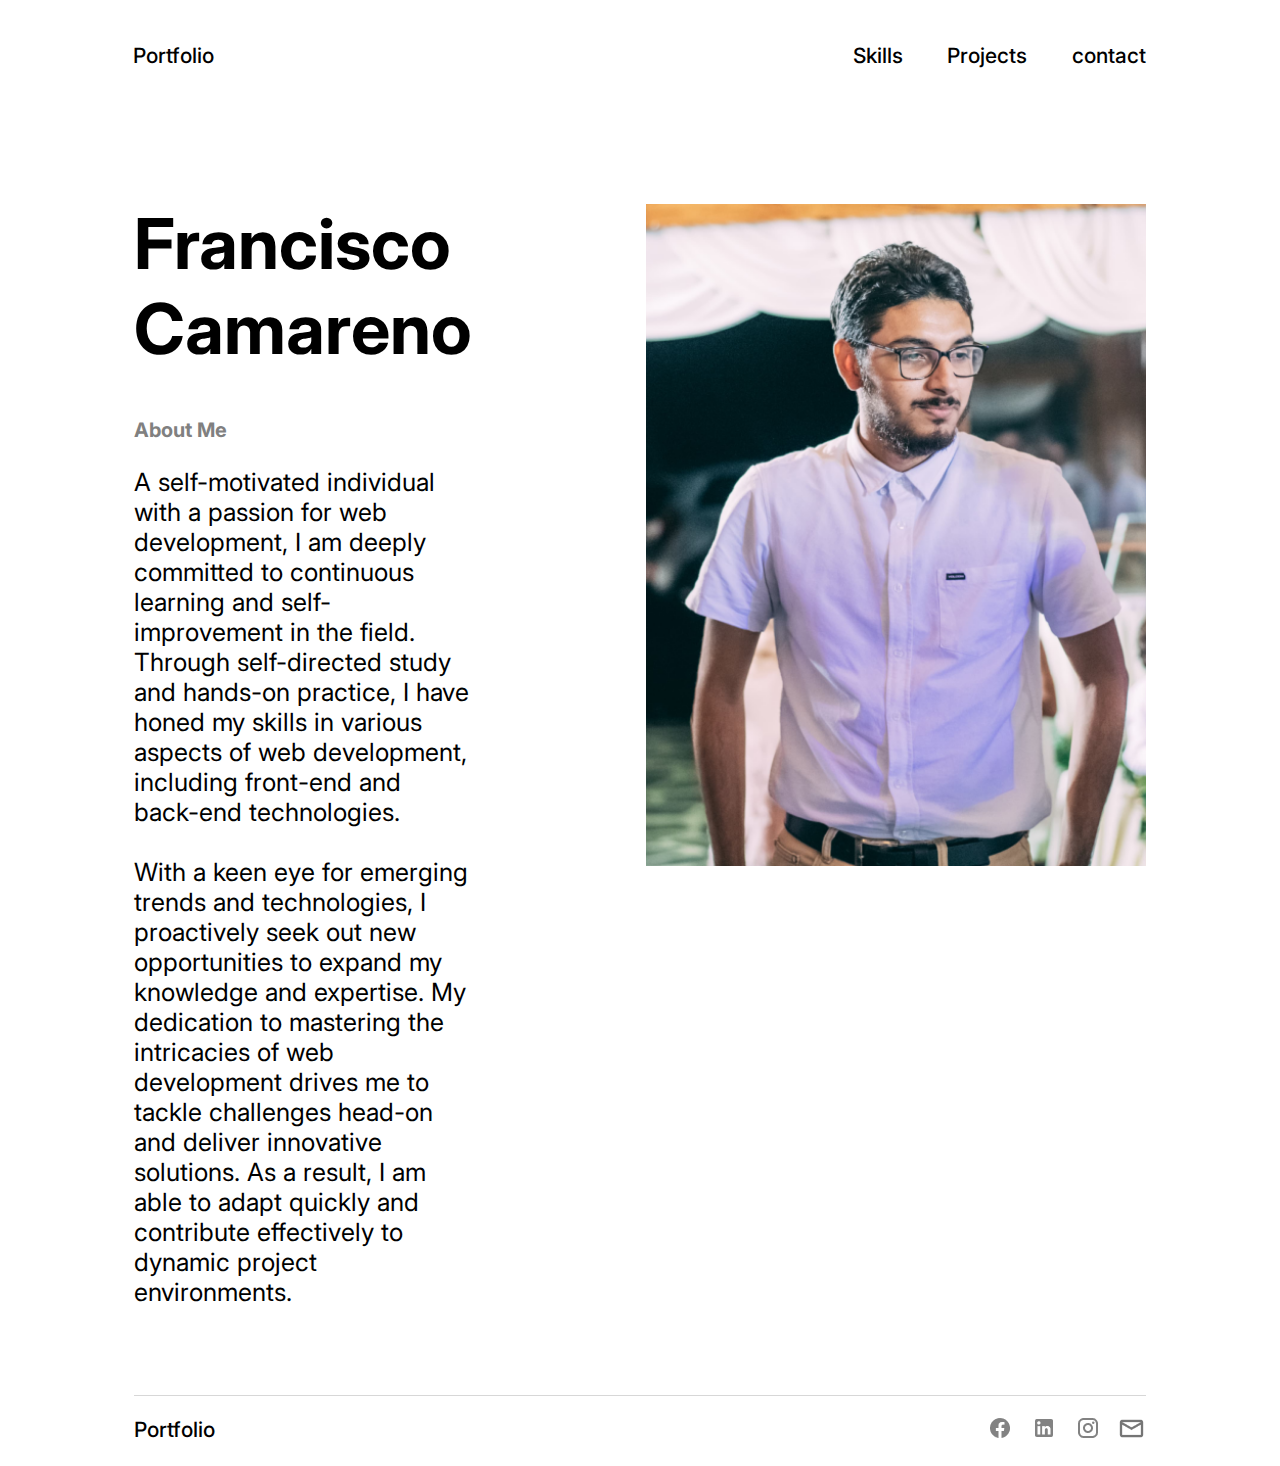
<file: Portafolio/index.html>
<!DOCTYPE html>
<html lang="en">
<head>
    <meta charset="UTF-8">
    <meta name="viewport" content="width=device-width, initial-scale=1.0">

    <!--fuentes tipograficas-->
    <link rel="preconnect" href="https://fonts.googleapis.com">
    <link rel="preconnect" href="https://fonts.gstatic.com" crossorigin>
    <link href="https://fonts.googleapis.com/css2?family=Inter:wght@100..900&display=swap" rel="stylesheet">
    <!--importe css-->
    <link rel="stylesheet" href="css/main.css">
    <title>Portafolio</title>
</head>
<body>
    <header>
        <nav>
            <section class="nav-left">
                <a href="index.html">Portfolio</a>
            </section>
            <section class="nav-right">
                <a class="nav-categories" href="skills.html">Skills</a>
                <a class="nav-categories" href="projects.html">Projects</a>
                <a class="nav-categories" href="contact.html">contact</a>
            </section>
        </nav>
    </header>
    <main>
        <div class="about-div">
            <h1>Francisco Camareno</h1>
            <h2>About Me</h2>
            <p class="about-me-p">A self-motivated individual with a passion for web development, I am deeply committed to continuous learning and self-improvement in the field. Through self-directed study and hands-on practice, I have honed my skills in various aspects of web development, including front-end and back-end technologies.
                <br><br>With a keen eye for emerging trends and technologies, I proactively seek out new opportunities to expand my knowledge and expertise. My dedication to mastering the intricacies of web development drives me to tackle challenges head-on and deliver innovative solutions. As a result, I am able to adapt quickly and contribute effectively to dynamic project environments.</p>
        </div>
        <div class="img-div">
            <figure>
                <img class="me-img" src="img/pictures/me.png" alt="">
            </figure>
        </div>
    </main>
    <footer>
        <section class="foot-left">
            <h3>
                Portfolio
            </h3>
        </section>
        <section class="foot-right">
            <div class="foot-icons">
                <img src="img/icons/facebook.png" alt="facebook">
                <img src="img/icons/linkedin.png" alt="linkedin">
                <img src="img/icons/insta.png" alt="instagram">
                <img class="email-img" src="img/icons/email.png" alt="email">
            </div>
        </section>
    </footer>
</body>
</html>
</file>
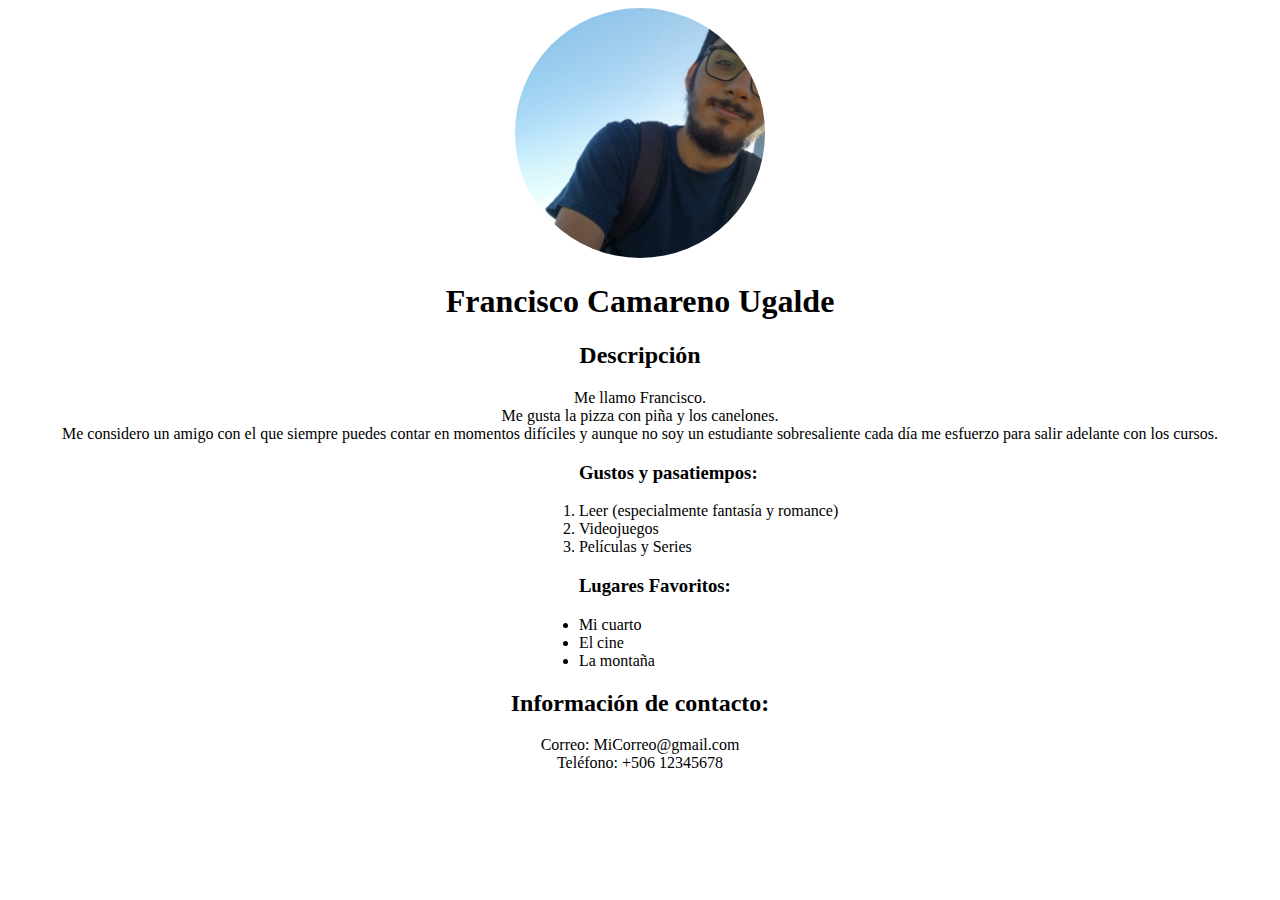
<file: ProfundizacionHTML/index.html>
<!DOCTYPE html>
<html lang="en">

<head>
    <meta charset="UTF-8">
    <meta name="viewport" content="width=device-width, initial-scale=1.0">
    <link rel="stylesheet" href="style.css">
    <title>Profundización HTML</title>
</head>

<body> 
    <div class="card_div">
        <img class="card_img" src="img/me.jpg" alt="">
        <h1 class="title">Francisco Camareno Ugalde</h1>
        <h2 class="description">Descripción</h2>
        <p class="description_p">Me llamo Francisco. <br>Me gusta la pizza con piña y los canelones.<br>Me considero un amigo con el que siempre puedes contar en momentos difíciles y aunque no soy un estudiante sobresaliente cada día me esfuerzo para salir adelante con los cursos.</p>
    </div>
    <div class="hobbies_div">
        <ol class="hobbies">
            <h3 class="subtitle">Gustos y pasatiempos:</h3>
            <li>Leer (especialmente fantasía y romance)</li>
            <li>Videojuegos</li>
            <li>Películas y Series</li>
        </ol>
        <ul class="favorite_places">
            <h3 class="subtitle">Lugares Favoritos:</h3>
            <li>Mi cuarto</li>
            <li>El cine</li>
            <li>La montaña</li>
        </ul>
    </div>
    <div class="contact_div">
        <h2 class="contact">Información de contacto:</h2>
        <p class="contact_p">Correo: MiCorreo@gmail.com <br>Teléfono: +506 12345678
        </p>
    </div>
</body>

</html>
</file>
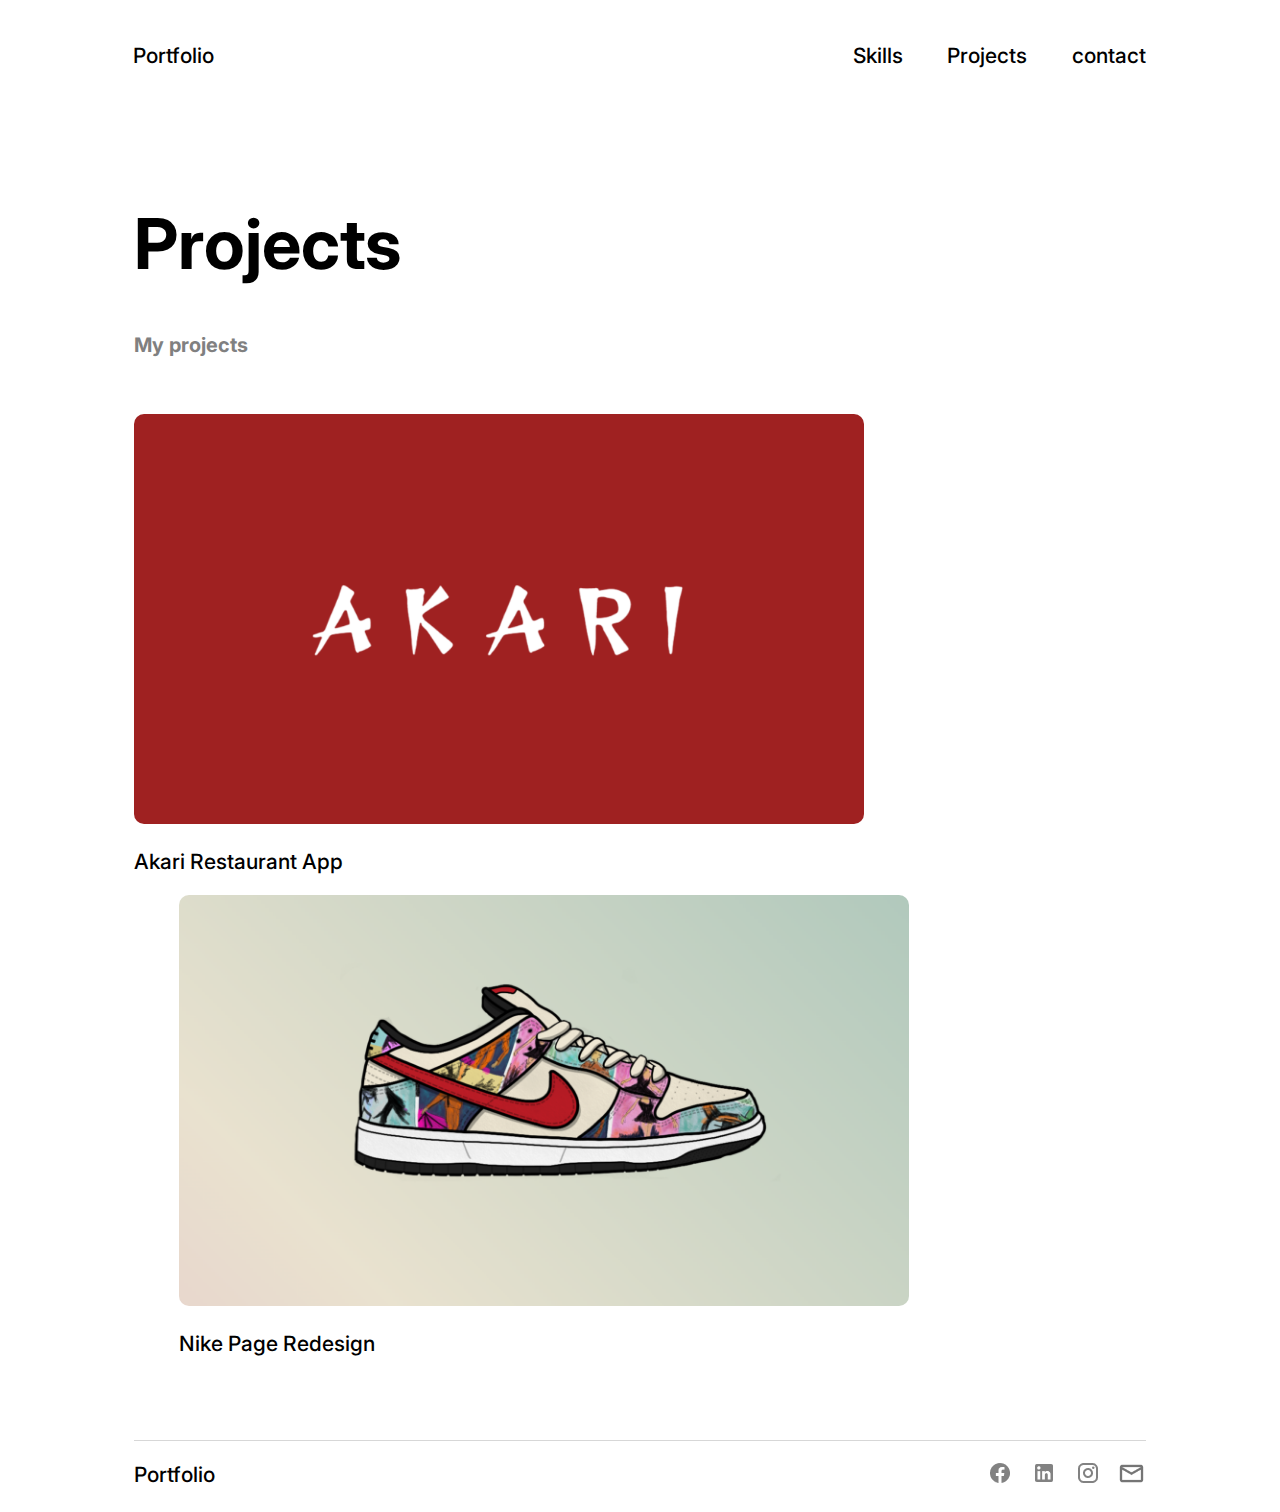
<file: Portafolio/projects.html>
<!DOCTYPE html>
<html lang="en">
<head>
    <meta charset="UTF-8">
    <meta name="viewport" content="width=device-width, initial-scale=1.0">
        <!--fuentes tipograficas-->
        <link rel="preconnect" href="https://fonts.googleapis.com">
        <link rel="preconnect" href="https://fonts.gstatic.com" crossorigin>
        <link href="https://fonts.googleapis.com/css2?family=Inter:wght@100..900&display=swap" rel="stylesheet">
        <!--importe css-->
        <link rel="stylesheet" href="css/main.css">
    <title>Projects</title>
</head>
<body>
    <header>
        <nav>
            <section class="nav-left">
                <a href="index.html">Portfolio</a>
            </section>
            <section class="nav-right">
                <a class="nav-categories" href="skills.html">Skills</a>
                <a class="nav-categories" href="projects.html">Projects</a>
                <a class="nav-categories" href="contact.html">contact</a>
            </section>
        </nav>
    </header>
    <main class="project-main">
        <div class="project-title">
            <h1>Projects</h1>
            <h2>My projects</h2>
        </div>
        <div class="project-div">
            <div class="project-contect">
                <img class="project-img" src="img/pictures/akari.png" alt="">
                <h3>Akari Restaurant App</h3>
            </div>
            <div class="project-contect project2">
                <img class="project-img" src="img/pictures/nikepage.png" alt="">
                <h3>Nike Page Redesign</h3>
            </div>
        </div>
    </main>

    <footer>
        <section class="foot-left">
            <h3>
                Portfolio
            </h3>
        </section>
        <section class="foot-right">
            <div class="foot-icons">
                <img src="img/icons/facebook.png" alt="facebook">
                <img src="img/icons/linkedin.png" alt="linkedin">
                <img src="img/icons/insta.png" alt="instagram">
                <img class="email-img" src="img/icons/email.png" alt="email">
            </div>
        </section>
    </footer>
</body>
</html>
</file>
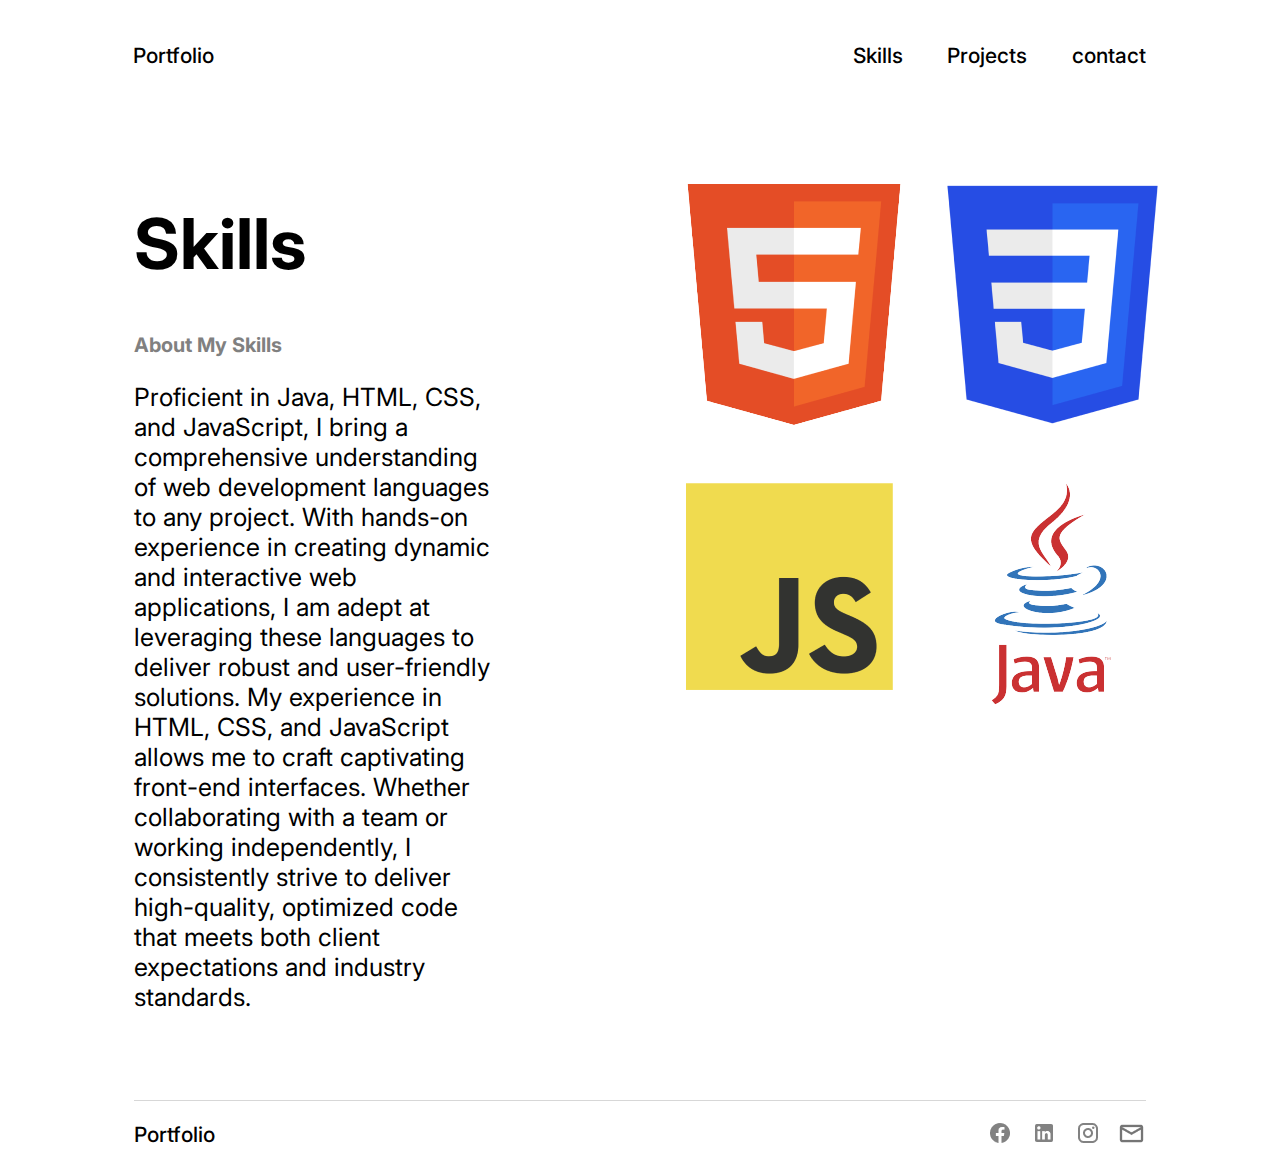
<file: Portafolio/skills.html>
<!DOCTYPE html>
<html lang="en">
<head>
    <meta charset="UTF-8">
    <meta name="viewport" content="width=device-width, initial-scale=1.0">

    <!--fuentes tipograficas-->
    <link rel="preconnect" href="https://fonts.googleapis.com">
    <link rel="preconnect" href="https://fonts.gstatic.com" crossorigin>
    <link href="https://fonts.googleapis.com/css2?family=Inter:wght@100..900&display=swap" rel="stylesheet">
    <!--importe css-->
    <link rel="stylesheet" href="css/main.css">
    <title>Skills</title>
</head>
<body>
    <header>
        <nav>
            <section class="nav-left">
                <a href="index.html">Portfolio</a>
            </section>
            <section class="nav-right">
                <a class="nav-categories" href="skills.html">Skills</a>
                <a class="nav-categories" href="projects.html">Projects</a>
                <a class="nav-categories" href="contact.html">contact</a>
            </section>
        </nav>
    </header>
    <main>
        <div class="about-div">
            <h1>Skills</h1>
            <h2>About My Skills</h2>
            <p class="skills-p"> Proficient in Java, HTML, CSS, and JavaScript, I bring a comprehensive understanding of web development languages to any project. With hands-on experience in creating dynamic and interactive web applications, I am adept at leveraging these languages to deliver robust and user-friendly solutions. My experience in HTML, CSS, and JavaScript allows me to craft captivating front-end interfaces. Whether collaborating with a team or working independently, I consistently strive to deliver high-quality, optimized code that meets both client expectations and industry standards.</p>
        </div>
        <div class="skills-img">
            <section class="skills-left">
                <figure>
                    <img class="html-img" src="img/pictures/html.png" alt="">
                </figure>
                <figure>
                    <img class="js-img" src="img/pictures/js.png" alt="">
                </figure>
            </section>
            <section class="skills-right">
                <figure>
                    <img class="css-img" src="img/pictures/css.png" alt="">
                </figure>
                <figure>
                    <img class="java-img" src="img/pictures/java.png" alt="">
                </figure>
            </section>
        </div>
    </main>
    <footer>
        <section class="foot-left">
            <h3>
                Portfolio
            </h3>
        </section>
        <section class="foot-right">
            <div class="foot-icons">
                <img src="img/icons/facebook.png" alt="facebook">
                <img src="img/icons/linkedin.png" alt="linkedin">
                <img src="img/icons/insta.png" alt="instagram">
                <img class="email-img" src="img/icons/email.png" alt="email">
            </div>
        </section>
    </footer>
</body>
</html>
</file>
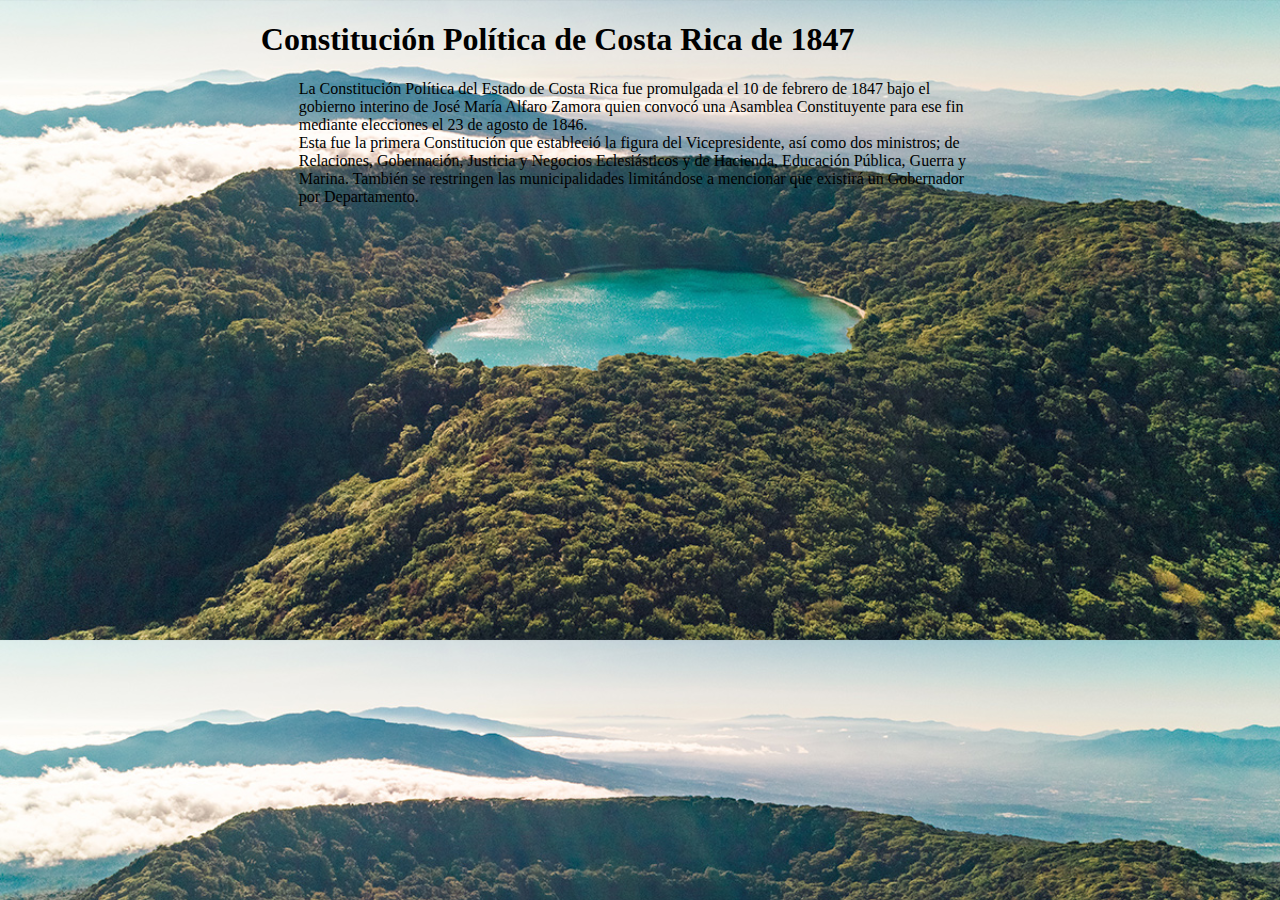
<file: PracticaWikipedia/constitucion.html>
<!DOCTYPE html>
<html lang="en">
<head>
    <meta charset="UTF-8">
    <meta name="viewport" content="width=device-width, initial-scale=1.0">
    <link rel="stylesheet" href="estilo.css" />
    <title>Document</title>
</head>
<body>
    <main>
    <h1>Constitución Política de Costa Rica de 1847</h1>
    <p>La Constitución Política del Estado de Costa Rica fue promulgada el 10 de febrero de 1847 bajo el gobierno interino de José María Alfaro Zamora quien convocó una Asamblea Constituyente para ese fin mediante elecciones el 23 de agosto de 1846. <br>Esta fue la primera Constitución que estableció la figura del Vicepresidente, así como dos ministros; de Relaciones, Gobernación, Justicia y Negocios Eclesiásticos y de Hacienda, Educación Pública, Guerra y Marina. También se restringen las municipalidades limitándose a mencionar que existirá un Gobernador por Departamento.</p>
</main>
</body>
</html>
</file>
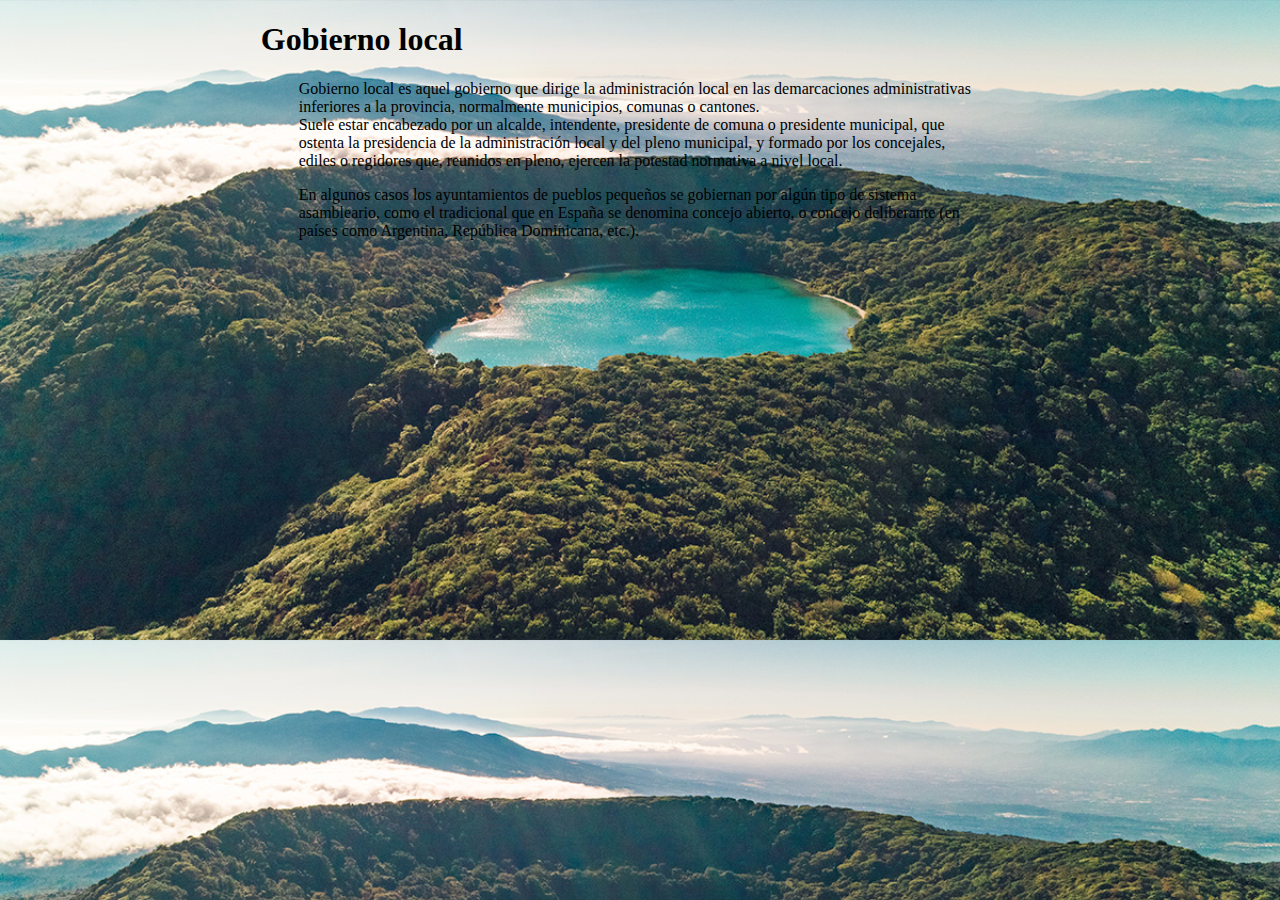
<file: PracticaWikipedia/municipalidad.html>
<!DOCTYPE html>
<html lang="en">
<head>
    <meta charset="UTF-8">
    <meta name="viewport" content="width=device-width, initial-scale=1.0">
    <link rel="stylesheet" href="estilo.css" />
    <title>Document</title>
</head>
<body>
    <main>
    <h1>Gobierno local</h1>
    <p>
        Gobierno local es aquel gobierno que dirige la administración local en las demarcaciones administrativas inferiores a la provincia, normalmente municipios, comunas o cantones. <br> Suele estar encabezado por un alcalde, intendente, presidente de comuna o presidente municipal, que ostenta la presidencia de la administración local y del pleno municipal, y formado por los concejales, ediles o regidores que, reunidos en pleno, ejercen la potestad normativa a nivel local. 
    <p>En algunos casos los ayuntamientos de pueblos pequeños se gobiernan por algún tipo de sistema asambleario, como el tradicional que en España se denomina concejo abierto, o concejo deliberante (en países como Argentina, República Dominicana, etc.).</p>
    </p>
</main>
</body>
</html>
</file>
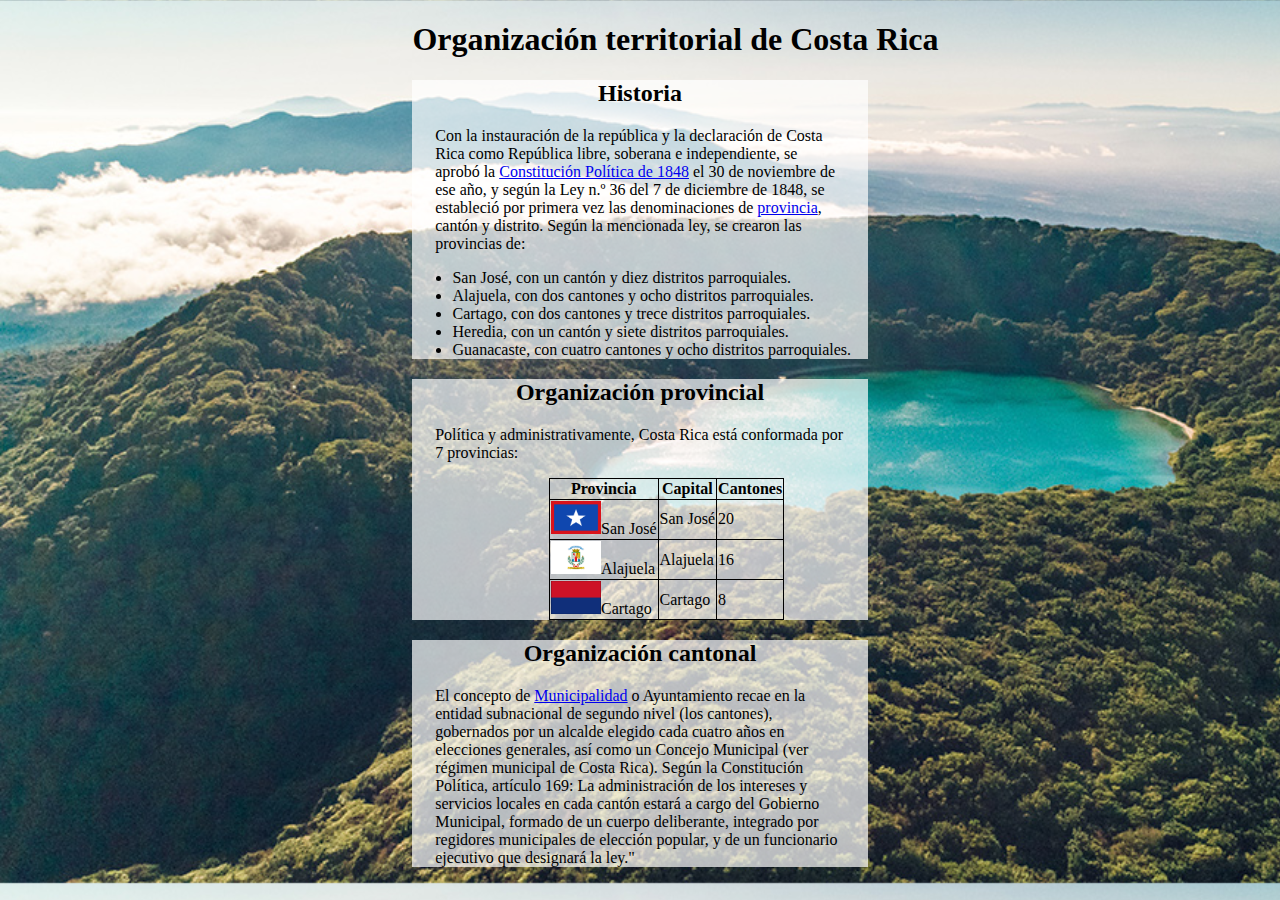
<file: PracticaWikipedia/practica.html>
<!DOCTYPE html>
<html lang="en">
<head>
    <meta charset="UTF-8">
    <meta name="viewport" content="width=device-width, initial-scale=1.0">
    <link rel="stylesheet" href="estilo.css" />
    <title>Document</title>
</head>
<body>
    <header>
        <h1>Organización territorial de Costa Rica</h1>
    </header>
    <main>
        <article>
            <h2>Historia</h2>
            <p>Con la instauración de la república y la declaración de Costa Rica como República libre, soberana e independiente, se aprobó la <span><a href="constitucion.html">Constitución Política de 1848</a></span> el 30 de noviembre de ese año, y según la Ley n.º 36 del 7 de diciembre de 1848, se estableció por primera vez las denominaciones de <span><a href="https://es.wikipedia.org/wiki/Provincia">provincia</a></span>, cantón y distrito. Según la mencionada ley, se crearon las provincias de:</p>
            <ul>
                <li>San José, con un cantón y diez distritos parroquiales.</li>
                <li>Alajuela, con dos cantones y ocho distritos parroquiales.</li>
                <li>Cartago, con dos cantones y trece distritos parroquiales.</li>
                <li>Heredia, con un cantón y siete distritos parroquiales.</li>
                <li>Guanacaste, con cuatro cantones y ocho distritos parroquiales.</li>
            </ul>
        </article>
        <article>
            <h2>Organización provincial</h2>
            <p>Política y administrativamente, Costa Rica está conformada por 7 provincias:</p>
            <table>
                <tr>
                    <th>Provincia</th>
                    <th>Capital</th>
                    <th>Cantones</th>
                </tr>
                <tr>
                    <td><img class="sanjose_img" src="img/sanjose.png" alt="">San José</td>
                    <td>San José</td>
                    <td>20</td>
                </tr>
                <tr>
                    <td><img class="alajuela_img" src="img/alajuela.png" alt="">Alajuela</td>
                    <td>Alajuela</td>
                    <td>16</td>
                </tr>
                <tr>
                    <td><img class="cartago_img" src="img/cartago.png" alt="">Cartago</td>
                    <td>Cartago</td>
                    <td>8</td>
                </tr>
            </table>
        </article>
        <article>
            <h2>Organización cantonal</h2>
            <p>
                El concepto de <span><a href="municipalidad.html" target="_blank">Municipalidad</a></span> o Ayuntamiento recae en la entidad subnacional de segundo nivel (los cantones), gobernados por un alcalde elegido cada cuatro años en elecciones generales, así como un Concejo Municipal (ver régimen municipal de Costa Rica). Según la Constitución Política, artículo 169:

                La administración de los intereses y servicios locales en cada cantón estará a cargo del Gobierno Municipal, formado de un cuerpo deliberante, integrado por regidores municipales de elección popular, y de un funcionario ejecutivo que designará la ley."
            </p>
        </article>
    </main>
    <footer>

    </footer>
</body>
</html>
</file>
<file: Portafolio/css/main.css>
@import url(layout.css);

@import url(fonts.css);

@import url(components.css);
</file>
<file: ProfundizacionHTML/style.css>
.card_img{
    width: 250px;
    border-radius: 50%;
}

.card_div{
    text-align: center;
}

.hobbies_div{
    margin-left: 42%;
}

.contact_div{
    text-align: center;
}
</file>
<file: PracticaWikipedia/estilo.css>
body{
    background-image: url(img/volcanpoas.jpg);
    background-size: cover;
    background-color: rgba(255, 255, 255, 0.923);
    
}

header{
    margin-left: 32%;
    margin-right: 20%;
}

main{
    margin-left: 20%;
    margin-right: 20%;
}

span{
    color: blue;
}

table, th, tr, td{
    border: 1px solid black;
    border-collapse: collapse;
}

table{
    margin-left: 30%;
}

.sanjose_img{
    width: 50px;
}

.alajuela_img{
    width: 50px;
}

.cartago_img{
    width: 50px;
}

article{
    margin-left: 20%;
    margin-right: 20%;
    background-color: rgba(255, 255, 255, 0.7);
}

h2{
    text-align: center;
}

p{
    margin-left: 5%;
    margin-right: 5%;
}
</file>
